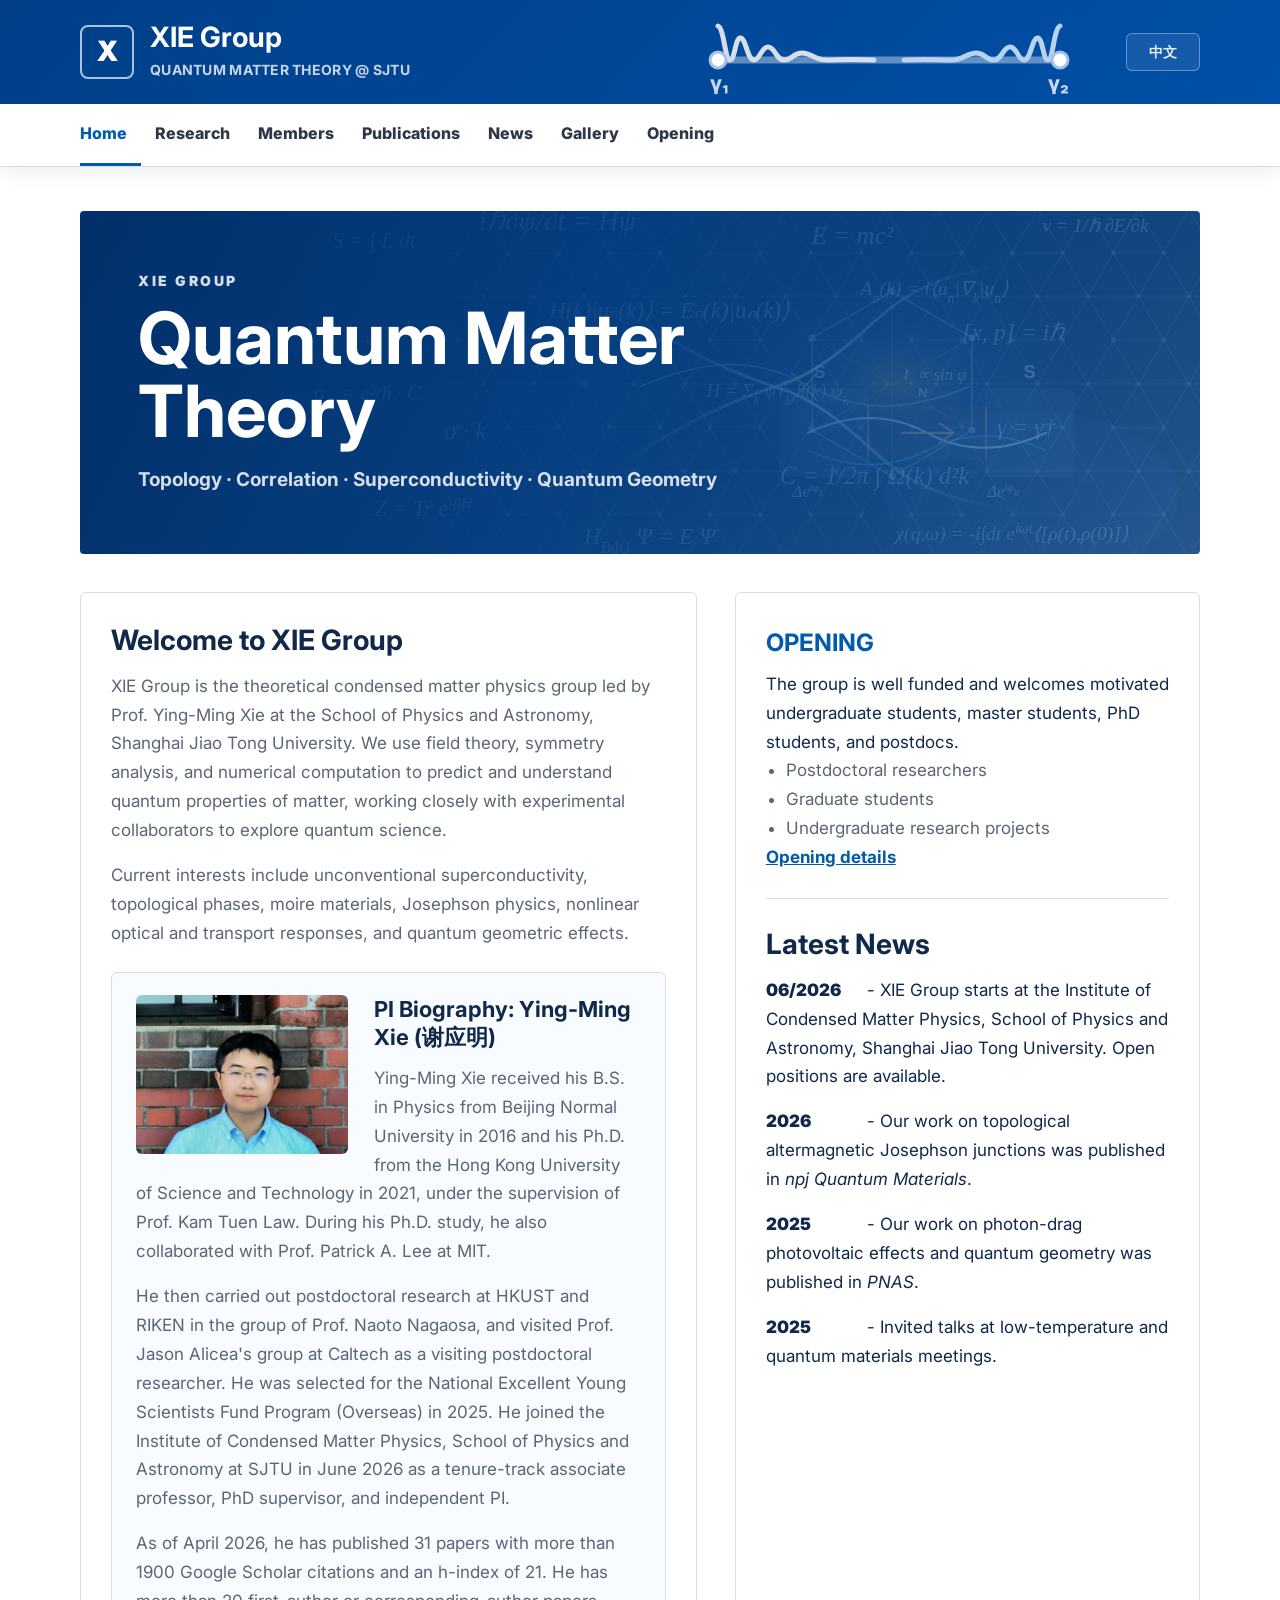
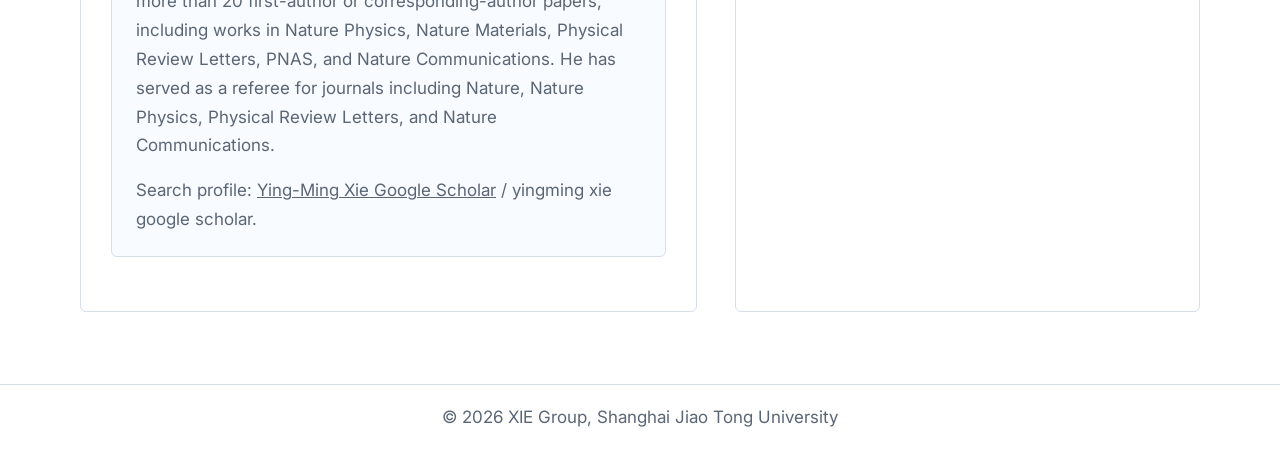
<file: index.html>
<!doctype html>
<html lang="en">
  <head>
    <meta charset="utf-8" />
    <meta name="viewport" content="width=device-width, initial-scale=1" />
    <meta
      name="description"
      content="Ying-Ming Xie (Yingming Xie, Ying Ming Xie, 谢应明) leads XIE Group at Shanghai Jiao Tong University. Find Ying-Ming Xie Google Scholar links, publications, CV, and research in quantum matter theory."
    />
    <meta name="author" content="Ying-Ming Xie, Yingming Xie, Ying Ming Xie, 谢应明" />
    <meta
      name="keywords"
      content="Ying-Ming Xie, Yingming Xie, Ying Ming Xie, yingming xie google scholar, Ying-Ming Xie Google Scholar, 谢应明, XIE Group, Shanghai Jiao Tong University, quantum matter theory, quantum materials theory"
    />
    <title>Ying-Ming Xie 谢应明 | XIE Group | Quantum Matter Theory at SJTU</title>
    <link rel="canonical" href="https://yingmingxie.github.io/" />
    <meta property="og:type" content="website" />
    <meta property="og:url" content="https://yingmingxie.github.io/" />
    <meta property="og:title" content="Ying-Ming Xie 谢应明 | XIE Group | Quantum Matter Theory at SJTU" />
    <meta
      property="og:description"
      content="Ying-Ming Xie leads XIE Group at Shanghai Jiao Tong University. Find Google Scholar links, publications, CV, and research in quantum matter theory."
    />
    <meta property="og:image" content="https://yingmingxie.github.io/assets/yingming-xie.jpg" />
    <meta name="twitter:card" content="summary" />
    <meta name="twitter:title" content="Ying-Ming Xie 谢应明 | XIE Group | Quantum Matter Theory at SJTU" />
    <meta
      name="twitter:description"
      content="Ying-Ming Xie and XIE Group at Shanghai Jiao Tong University: Google Scholar, publications, CV, and quantum matter theory."
    />
    <meta name="twitter:image" content="https://yingmingxie.github.io/assets/yingming-xie.jpg" />
    <script type="application/ld+json">
      {
        "@context": "https://schema.org",
        "@graph": [
          {
            "@type": "Person",
            "@id": "https://yingmingxie.github.io/#ying-ming-xie",
            "name": "Ying-Ming Xie",
            "alternateName": ["Yingming Xie", "Ying Ming Xie", "谢应明", "Y.-M. Xie"],
            "url": "https://yingmingxie.github.io/",
            "image": "https://yingmingxie.github.io/assets/yingming-xie.jpg",
            "jobTitle": "Tenure-track Associate Professor, PhD Supervisor, Independent PI",
            "affiliation": {
              "@type": "CollegeOrUniversity",
              "name": "Shanghai Jiao Tong University",
              "url": "https://www.sjtu.edu.cn/"
            },
            "worksFor": {
              "@type": "ResearchOrganization",
              "@id": "https://yingmingxie.github.io/#xie-lab",
              "name": "XIE Group",
              "url": "https://yingmingxie.github.io/"
            },
            "sameAs": [
              "https://scholar.google.com/citations?user=sTvNNzkAAAAJ",
              "http://arxiv.org/a/xie_y_3",
              "https://sites.google.com/view/yingmingxie/research"
            ],
            "knowsAbout": [
              "Quantum matter theory",
              "Quantum materials theory",
              "Topological superconductivity",
              "Quantum geometry",
              "Strong correlation"
            ]
          },
          {
            "@type": "WebSite",
            "@id": "https://yingmingxie.github.io/#website",
            "url": "https://yingmingxie.github.io/",
            "name": "Ying-Ming Xie 谢应明 | XIE Group",
            "publisher": {
              "@id": "https://yingmingxie.github.io/#ying-ming-xie"
            },
            "inLanguage": ["en", "zh-CN"]
          },
          {
            "@type": "WebPage",
            "@id": "https://yingmingxie.github.io/#webpage",
            "url": "https://yingmingxie.github.io/",
            "name": "Ying-Ming Xie 谢应明 | XIE Group | Quantum Matter Theory at SJTU",
            "isPartOf": {
              "@id": "https://yingmingxie.github.io/#website"
            },
            "about": {
              "@id": "https://yingmingxie.github.io/#ying-ming-xie"
            },
            "mainEntity": {
              "@id": "https://yingmingxie.github.io/#ying-ming-xie"
            },
            "inLanguage": "en"
          }
        ]
      }
    </script>
    <link rel="preconnect" href="https://fonts.googleapis.com" />
    <link rel="preconnect" href="https://fonts.gstatic.com" crossorigin />
    <link
      href="https://fonts.googleapis.com/css2?family=Inter:wght@400;500;600;700;800&display=swap"
      rel="stylesheet"
    />
    <link rel="stylesheet" href="styles.css?v=20260702c" />
    <link rel="me" href="https://scholar.google.com/citations?user=sTvNNzkAAAAJ" />
    <link rel="me" href="http://arxiv.org/a/xie_y_3" />
  </head>
  <body>
    <header class="site-header">
      <div class="header-inner">
        <a class="brand" href="#home" aria-label="XIE Group home" data-page-link="home">
          <span class="brand-seal">X</span>
          <span>
            <strong>XIE Group</strong>
            <small data-i18n="brand.subtitle">Quantum Matter Theory @ SJTU</small>
          </span>
        </a>
        <div class="majorana-sketch" aria-label="Majorana wavefunctions localized at two ends">
          <svg viewBox="0 0 430 100" role="img">
            <path class="wire" d="M44 58 H386" />
            <path class="decay left" d="M44 24 C50 26 51 58 56 58 C61 58 61 37 66 36 C72 35 73 58 80 58 C86 58 87 45 94 45 C101 45 102 58 110 58 C118 58 119 51 128 51 C138 51 140 58 152 58 C166 58 176 57 200 58" />
            <path class="decay right" d="M386 24 C380 26 379 58 374 58 C369 58 369 37 364 36 C358 35 357 58 350 58 C344 58 343 45 336 45 C329 45 328 58 320 58 C312 58 311 51 302 51 C292 51 290 58 278 58 C264 58 254 57 230 58" />
            <circle class="zero-mode" cx="44" cy="58" r="8" />
            <circle class="zero-mode" cx="386" cy="58" r="8" />
            <text x="36" y="88">γ₁</text>
            <text x="374" y="88">γ₂</text>
          </svg>
        </div>
        <button class="menu-toggle" type="button" data-menu-toggle aria-label="Open navigation">
          <span></span>
          <span></span>
        </button>
        <button class="lang-toggle" type="button" data-lang-toggle aria-label="Switch language">中文</button>
      </div>
    </header>

    <div class="nav-bar">
        <nav class="site-nav" data-nav>
          <a href="#home" data-page-link="home" data-i18n="nav.home">Home</a>
          <a href="#research" data-page-link="research" data-i18n="nav.research">Research</a>
          <a href="#members" data-page-link="members" data-i18n="nav.members">Members</a>
          <a href="#publications" data-page-link="publications" data-i18n="nav.publications">Publications</a>
          <a href="#news" data-page-link="news" data-i18n="nav.news">News</a>
          <a href="#gallery" data-page-link="gallery" data-i18n="nav.gallery">Gallery</a>
          <a href="#openings" data-page-link="openings" data-i18n="nav.opening">Opening</a>
        </nav>
    </div>

    <main class="page-shell">
      <section class="page-section is-active" id="home" data-page="home">
        <div class="hero-banner">
          <div class="hero-copy">
            <p data-i18n="hero.kicker">XIE Group</p>
            <h1 data-i18n="hero.title">Quantum Matter Theory</h1>
            <span data-i18n="hero.subtitle">Topology · Correlation · Superconductivity · Quantum Geometry</span>
          </div>
        </div>

        <div class="home-layout">
          <article class="welcome-copy">
            <h2 data-i18n="home.welcomeTitle">Welcome to XIE Group</h2>
            <p data-i18n="home.welcome1">
              We are a theoretical condensed matter physics group at the School
              of Physics and Astronomy, Shanghai Jiao Tong University. Our
              research focuses on emergent quantum phenomena in low-dimensional
              quantum materials.
            </p>
            <p data-i18n="home.welcome2">
              Current interests include unconventional superconductivity,
              topological phases, moire materials, Josephson physics, nonlinear
              optical and transport responses, and quantum geometric effects.
            </p>

            <div class="pi-bio">
              <img src="assets/yingming-xie.jpg" alt="Ying-Ming Xie" />
              <div>
                <h3 data-i18n="home.piBioTitle">PI Biography: Ying-Ming Xie (谢应明)</h3>
                <p data-i18n="home.piBio1">
                  Ying-Ming Xie received his B.S. in Physics from Beijing Normal
                  University in 2016 and his Ph.D. from the Hong Kong University
                  of Science and Technology in 2021, under the supervision of
                  Prof. Kam Tuen Law. During his Ph.D. study, he also collaborated
                  with Prof. Patrick A. Lee at MIT.
                </p>
                <p data-i18n="home.piBio2">
                  He then carried out postdoctoral research at HKUST and RIKEN in
                  the group of Prof. Naoto Nagaosa, and visited Prof. Jason
                  Alicea's group at Caltech as a visiting postdoctoral researcher.
                  He was selected for the National Excellent Young Scientists Fund
                  Program (Overseas) in 2025. He joined the Institute of Condensed
                  Matter Physics, School of Physics and Astronomy at SJTU in June
                  2026 as a tenure-track associate professor, PhD supervisor, and
                  independent PI.
                </p>
                <p data-i18n="home.piBio3">
                  As of April 2026, he has published 31 papers with more than
                  1900 Google Scholar citations and an h-index of 21. He has more
                  than 20 first-author or corresponding-author papers, including
                  works in Nature Physics, Nature Materials, Physical Review
                  Letters, PNAS, and Nature Communications.
                </p>
                <p data-i18n-html="home.scholarSearch">
                  Search profile:
                  <a href="https://scholar.google.com/citations?user=sTvNNzkAAAAJ">Ying-Ming Xie Google Scholar</a>
                  / yingming xie google scholar.
                </p>
              </div>
            </div>

          </article>

          <aside class="news-panel">
            <div class="opening-box">
              <div>
                <h3 data-i18n="opening.shortTitle">Opening</h3>
                <p data-i18n="opening.shortText">We welcome motivated students and postdocs.</p>
                <ul>
                  <li data-i18n="opening.postdoc">Postdoctoral researchers</li>
                  <li data-i18n="opening.grad">Graduate students</li>
                  <li data-i18n="opening.undergrad">Undergraduate research projects</li>
                </ul>
                <a href="#openings" data-page-link="openings" data-i18n="opening.details">Opening details</a>
              </div>
            </div>
            <h2 data-i18n="news.latest">Latest News</h2>
            <div class="news-list compact">
              <p data-i18n-html="news.home1">
                <strong>06/2026</strong> - XIE Group starts at Shanghai Jiao Tong
                University. Open positions are available.
              </p>
              <p data-i18n-html="news.home2">
                <strong>2026</strong> - Our work on topological altermagnetic
                Josephson junctions was published in <em>npj Quantum Materials</em>.
              </p>
              <p data-i18n-html="news.home3">
                <strong>2025</strong> - Our work on photon-drag photovoltaic
                effects and quantum geometry was published in <em>PNAS</em>.
              </p>
              <p data-i18n-html="news.home4">
                <strong>2025</strong> - Invited talks at low-temperature and
                quantum materials meetings.
              </p>
            </div>
          </aside>
        </div>
      </section>

      <section class="page-section" id="research" data-page="research">
        <div class="section-title">
          <h1 data-i18n="research.title">Research</h1>
          <p data-i18n="research.intro">
            We develop theory for symmetry, topology, correlation, and quantum
            geometry in experimentally relevant quantum materials.
          </p>
        </div>
        <ol class="research-directions">
          <li data-i18n-html="research.direction1">
            Low-dimensional correlated quantum systems, including low-dimensional unconventional superconductivity, correlated topology, density waves, and strongly correlated quantum phases.
          </li>
          <li data-i18n-html="research.direction2">
            Quantum computation, including topological superconductivity, Majorana zero modes, non-Abelian quasiparticles, topological quantum computation, and superconducting Josephson junctions.
          </li>
          <li data-i18n-html="research.direction3">
            Transport and control theory of quantum materials, including quantum transport, nonlinear optical responses, and quantum geometric effects.
          </li>
        </ol>
        <div class="research-interest-figures" aria-label="Research interest figures">
          <figure>
            <img src="assets/research-overlap-venn.png" alt="Correlation, topology and geometry, and superconductors overlap diagram" />
          </figure>
          <figure>
            <img src="assets/home-figure-jj.png" alt="Josephson junction research schematic" />
          </figure>
        </div>
        <div class="featured-research">
          <div class="featured-heading">
            <h2 data-i18n="research.featuredTitle">Research Highlights</h2>
            <a href="https://sites.google.com/view/yingmingxie/research" target="_blank" rel="noopener" data-i18n="research.originalPage">Original research page</a>
          </div>
          <article class="feature-row">
            <a class="feature-art geometry-art" href="https://www.pnas.org/doi/10.1073/pnas.2424294122" target="_blank" rel="noopener" aria-label="Open PNAS photon-drag paper">
              <img src="assets/research-photon-drag-figure.png" alt="Photon-drag photovoltaic effect schematic with band geometry and optical setup" />
            </a>
            <div>
              <h3 data-i18n="research.f1.title">Photon Drag Photovoltaic Effect from Quantum Geometry</h3>
              <p data-i18n="research.f1.text">
                We showed how photon momentum and quantum geometry can generate
                photovoltaic responses even in centrosymmetric systems, providing
                a route to probe wavefunction geometry through optical transport.
              </p>
              <a href="https://www.pnas.org/doi/10.1073/pnas.2424294122" data-i18n="research.f1.ref">PNAS 122, e2424294122 (2025)</a>
            </div>
          </article>
          <article class="feature-row reverse">
            <a class="feature-art fflo-art" href="https://journals.aps.org/prl/abstract/10.1103/PhysRevLett.131.016001" target="_blank" rel="noopener" aria-label="Open PRL orbital FFLO paper">
              <img src="assets/research-moire-ising-fflo.png" alt="Moiré Ising superconductor band splitting and orbital FFLO schematic" />
            </a>
            <div>
              <h3 data-i18n="research.f2.title">Orbital FFLO Pairing in Moiré Ising Superconductors</h3>
              <p data-i18n="research.f2.text">
                We proposed an orbital mechanism for finite-momentum pairing in
                moiré Ising superconductors, connecting orbital magnetic effects
                to FFLO physics and superconducting diode behavior.
              </p>
              <a href="https://journals.aps.org/prl/abstract/10.1103/PhysRevLett.131.016001" data-i18n="research.f2.ref">Phys. Rev. Lett. 131, 016001 (2023)</a>
            </div>
          </article>
          <article class="feature-row">
            <a class="feature-art kramers-art" href="https://www.nature.com/articles/s41467-021-22903-9" target="_blank" rel="noopener" aria-label="Open Nature Communications Kramers nodal line paper">
              <img src="assets/research-kramers-nodal-line.png" alt="Kramers nodal line metal band gap map" />
            </a>
            <div>
              <h3 data-i18n="research.f3.title">Kramers Nodal Line Metals</h3>
              <p data-i18n="research.f3.text">
                We identified Kramers nodal line metals protected by spin-orbit
                coupling and crystalline symmetries, revealing a route to robust
                band topology in quantum materials.
              </p>
              <a href="https://www.nature.com/articles/s41467-021-22903-9" data-i18n="research.f3.ref">Nat. Commun. 12, 3064 (2021)</a>
            </div>
          </article>
          <article class="feature-row reverse">
            <a class="feature-art supersolid-art" href="https://journals.aps.org/prresearch/abstract/10.1103/h3l5-njrd" target="_blank" rel="noopener" aria-label="Open Physical Review Research quasi-one-dimensional supersolid paper">
              <img src="assets/research-supersolid-figure.png" alt="Quasi-one-dimensional supersolid with CDW and superconducting couplings schematic" />
            </a>
            <div>
              <h3 data-i18n="research.f4.title">Quasi-1D Supersolids and Strong Correlations</h3>
              <p data-i18n="research.f4.text">
                We study how superconducting and charge-density-wave orders
                coexist in coupled Luther-Emery liquids, providing a theoretical
                route toward quasi-one-dimensional supersolids.
              </p>
              <a href="https://journals.aps.org/prresearch/abstract/10.1103/h3l5-njrd" data-i18n="research.f4.ref">Phys. Rev. Research 7, 023302 (2025)</a>
            </div>
          </article>
          <article class="feature-row">
            <a class="feature-art cdw-art" href="https://journals.aps.org/prl/abstract/10.1103/PhysRevLett.133.096702" target="_blank" rel="noopener" aria-label="Open density wave dynamics and geometric effects papers">
              <img src="assets/research-density-wave-effects.png" alt="Dynamical and geometric effects in density wave materials schematic" />
            </a>
            <div>
              <h3 data-i18n="research.f5.title">Dynamical and Geometric Effects in Density Wave Materials</h3>
              <p data-i18n="research.f5.text">
                We study dynamics and geometric effects in materials with charge
                or spin density-wave orders, including current-driven skyrmion and
                helix motion, nonreciprocal nonlinear responses in moving charge
                density waves, and geometric effects in triple-Q density waves.
              </p>
              <p class="feature-refs" data-i18n-html="research.f5.ref">
                <a href="https://journals.aps.org/prl/abstract/10.1103/PhysRevLett.133.096702" target="_blank" rel="noopener">Phys. Rev. Lett. 133, 096702 (2024)</a>;
                <a href="https://www.nature.com/articles/s41535-024-00695-7" target="_blank" rel="noopener">npj Quantum Materials 9, 82 (2024)</a>;
                <a href="https://journals.aps.org/prb/abstract/10.1103/PhysRevB.110.L241108" target="_blank" rel="noopener">Phys. Rev. B 110, L241108 (2024)</a>
              </p>
            </div>
          </article>
          <article class="feature-row reverse">
            <a class="feature-art tbg-art" href="https://www.nature.com/articles/s41467-023-38005-7" target="_blank" rel="noopener" aria-label="Open superconducting TBG Josephson junction papers">
              <img src="assets/research-tbg-valley-josephson.png" alt="Valley-polarized state mediated Josephson junction in superconducting TBG" />
            </a>
            <div>
              <h3 data-i18n="research.f6.title">Valley-Polarized State Mediated Unconventional Josephson Junctions in Superconducting TBG</h3>
              <p data-i18n="research.f6.text">
                We helped explain unconventional Fraunhofer patterns in magic-angle
                twisted bilayer graphene Josephson junctions, and showed that a
                valley-polarized state can mediate electrically controlled phi-zero
                Josephson junctions and Josephson diode effects.
              </p>
              <p class="feature-refs" data-i18n-html="research.f6.ref">
                <a href="https://www.nature.com/articles/s41467-023-38005-7" target="_blank" rel="noopener">Nat. Commun. 14, 2396 (2023)</a>;
                <a href="https://journals.aps.org/prresearch/abstract/10.1103/PhysRevResearch.5.023029" target="_blank" rel="noopener">Phys. Rev. Research 5, 023029 (2023)</a>;
                <a href="https://journals.aps.org/prl/abstract/10.1103/PhysRevLett.130.266003" target="_blank" rel="noopener">Phys. Rev. Lett. 130, 266003 (2023)</a>
              </p>
            </div>
          </article>
          <article class="feature-row">
            <a class="feature-art blg-art" href="https://journals.aps.org/prl/abstract/10.1103/PhysRevLett.131.146601" target="_blank" rel="noopener" aria-label="Open PRL gate-defined topological Josephson junction paper">
              <div class="feature-insets">
                <img src="assets/research-blg-jj-device.png" alt="Gate-defined topological Josephson junction device schematic" />
                <img src="assets/research-blg-jj-kekule.png" alt="Kekulé peaks for gate-defined topological Josephson junction" />
              </div>
            </a>
            <div>
              <h3 data-i18n="research.f7.title">Gate-Defined Topological Josephson Junctions</h3>
              <p data-i18n="research.f7.text">
                We proposed electrically defined topological Josephson junctions
                in Bernal bilayer graphene, providing a route to engineer
                topological superconductivity and Majorana modes in a tunable
                two-dimensional material platform.
              </p>
              <a href="https://journals.aps.org/prl/abstract/10.1103/PhysRevLett.131.146601" data-i18n="research.f7.ref">Phys. Rev. Lett. 131, 146601 (2023)</a>
            </div>
          </article>
          <article class="feature-row reverse">
            <a class="feature-art sopc-art" href="https://journals.aps.org/prl/abstract/10.1103/PhysRevLett.125.107001" target="_blank" rel="noopener" aria-label="Open PRL spin-orbit-parity coupled superconductivity paper">
              <img src="assets/research-sopc-figure.png" alt="Spin-orbit-parity coupled superconductivity band structure and critical field figure" />
            </a>
            <div>
              <h3 data-i18n="research.f8.title">Spin-Orbit-Parity Coupled Superconductivity</h3>
              <p data-i18n="research.f8.text">
                We introduced spin-orbit-parity coupled superconductivity in
                topological monolayer WTe2, showing how crystalline symmetry,
                spin-orbit coupling, and pairing structure can produce
                unconventional superconducting phases.
              </p>
              <a href="https://journals.aps.org/prl/abstract/10.1103/PhysRevLett.125.107001" data-i18n="research.f8.ref">Phys. Rev. Lett. 125, 107001 (2020)</a>
            </div>
          </article>
        </div>
      </section>

      <section class="page-section" id="members" data-page="members">
        <div class="section-title">
          <h1 data-i18n="members.title">Members</h1>
        </div>
        <article class="member-card">
          <img src="assets/yingming-xie.jpg" alt="Ying-Ming Xie" />
          <div class="member-info">
            <h2 data-i18n="members.name">Ying-Ming Xie (谢应明)</h2>
            <p data-i18n="members.rank">Tenure-track Associate Professor; PhD Supervisor; Independent PI</p>
            <p data-i18n="members.pi">Principal Investigator</p>
            <p data-i18n-html="members.email">Email: <a href="mailto:yingming.xie@sjtu.edu.cn">yingming.xie@sjtu.edu.cn</a></p>
            <p data-i18n="members.office">Office: Science Laboratory Building Complex No. 1, Room 213</p>
            <p class="profile-links">
              <a href="https://scholar.google.com/citations?user=sTvNNzkAAAAJ">Ying-Ming Xie Google Scholar</a>
              <a href="http://arxiv.org/a/xie_y_3">arXiv</a>
              <a href="assets/CV_English.pdf?v=20260709a">CV</a>
            </p>
          </div>
        </article>
        <div class="text-grid two">
          <article>
            <h2 data-i18n="members.studentsTitle">Students and Postdocs</h2>
            <p data-i18n="members.studentsText">Names will be added as the group grows.</p>
          </article>
          <article>
            <h2 data-i18n="members.visitorsTitle">Visitors and Alumni</h2>
            <p data-i18n="members.visitorsText">This section will track visitors, collaborators, and former members.</p>
          </article>
        </div>
      </section>

      <section class="page-section" id="publications" data-page="publications">
        <div class="section-title">
          <h1 data-i18n="publications.title">Publications</h1>
          <p data-i18n="publications.intro">Selected representative publications. For the full list, see Google Scholar and arXiv.</p>
        </div>
        <ol class="publication-list">
          <li>
            <strong>Ying-Ming Xie</strong> and Naoto Nagaosa,
            Photon Drag Photovoltaic Effects and Quantum Geometric Nature,
            <a href="https://www.pnas.org/doi/10.1073/pnas.2424294122" target="_blank" rel="noopener"><strong><em>PNAS</em></strong> <strong>122</strong>, e2424294122 (2025)</a>.
          </li>
          <li>
            <strong>Ying-Ming Xie</strong>, Yizhou Liu, and Naoto Nagaosa,
            Sliding Dynamics of Current-Driven Skyrmion Crystal and Helix in Chiral Magnets,
            <a href="https://journals.aps.org/prl/abstract/10.1103/PhysRevLett.133.096702" target="_blank" rel="noopener"><strong><em>Phys. Rev. Lett.</em></strong> <strong>133</strong>, 096702 (2024)</a>.
          </li>
          <li>
            Zi-Ting Sun, Jin-Xin Hu, <strong>Ying-Ming Xie</strong><sup>#</sup>, and K. T. Law<sup>#</sup>,
            Anomalous h/2e Periodicity and Majorana Zero Modes in Chiral Josephson Junctions,
            <a href="https://journals.aps.org/prl/abstract/10.1103/PhysRevLett.133.056601" target="_blank" rel="noopener"><strong><em>Phys. Rev. Lett.</em></strong> <strong>133</strong>, 056601 (2024)</a>.
            <span class="contribution-note"><sup>#</sup> corresponding author.</span>
          </li>
          <li>
            J. Diez-Merida, A. Diez-Carlon, S. Y. Yang, <strong>Y.-M. Xie</strong>, X.-J. Gao, K. Watanabe, T. Taniguchi, X. Lu, K. T. Law, and Dmitri K. Efetov,
            Magnetic Josephson Junctions and Superconducting Diodes in Magic Angle Twisted Bilayer Graphene,
            <a href="https://www.nature.com/articles/s41467-023-38005-7" target="_blank" rel="noopener"><strong><em>Nat. Commun.</em></strong> <strong>14</strong>, 2396 (2023)</a>.
            <span class="contribution-note">theoretical explanation/collaboration.</span>
          </li>
          <li>
            Enze Zhang*, <strong>Ying-Ming Xie*</strong>, Yuqiang Fang*, Jinglei Zhang*, Xian Xu, Yi-Chao Zou, Pengliang Leng, Xue-Jian Gao, Yong Zhang, Linfeng Ai, Yuda Zhang, Zehao Jia, Shanshan Liu, Wei Zhao, Sarah J. Haigh, Xufeng Kou, Jinshan Yang, Fuqiang Huang, K. T. Law, Faxian Xiu, and Shaoming Dong,
            Spin-Orbit-Parity Coupled Superconductivity in Atomically thin 2M-WS2,
            <a href="https://www.nature.com/articles/s41567-022-01812-8" target="_blank" rel="noopener"><strong><em>Nat. Phys.</em></strong> <strong>19</strong>, 106-113 (2023)</a>.
            <span class="contribution-note">* co-first author.</span>
          </li>
          <li>
            <strong>Ying-Ming Xie</strong>, Étienne Lantagne-Hurtubise, Andrea F. Young, Stevan Nadj-Perge, and Jason Alicea,
            Gate-Defined Topological Josephson Junctions in Bernal Bilayer Graphene,
            <a href="https://journals.aps.org/prl/abstract/10.1103/PhysRevLett.131.146601" target="_blank" rel="noopener"><strong><em>Phys. Rev. Lett.</em></strong> <strong>131</strong>, 146601 (2023)</a>.
          </li>
          <li>
            <strong>Ying-Ming Xie</strong> and K. T. Law,
            Orbital Fulde-Ferrell pairing state in moire Ising superconductors,
            <a href="https://journals.aps.org/prl/abstract/10.1103/PhysRevLett.131.016001" target="_blank" rel="noopener"><strong><em>Phys. Rev. Lett.</em></strong> <strong>131</strong>, 016001 (2023)</a>.
          </li>
          <li>
            Jin-Xin Hu, Zi-Ting Sun, <strong>Ying-Ming Xie</strong><sup>#</sup>, and K. T. Law<sup>#</sup>,
            Josephson Diode Effect Induced by Valley Polarization in Twisted Bilayer Graphene,
            <a href="https://journals.aps.org/prl/abstract/10.1103/PhysRevLett.130.266003" target="_blank" rel="noopener"><strong><em>Phys. Rev. Lett.</em></strong> <strong>130</strong>, 266003 (2023)</a>.
            <span class="contribution-note"><sup>#</sup> corresponding author.</span>
          </li>
          <li>
            <strong>Ying-Ming Xie</strong>, Cheng-Ping Zhang, Jin-Xin Hu, Kin Fai Mak, and K. T. Law,
            Valley-Polarized Quantum Anomalous Hall State in Moiré MoTe2/WSe2 Heterobilayers,
            <a href="https://journals.aps.org/prl/abstract/10.1103/PhysRevLett.128.026402" target="_blank" rel="noopener"><strong><em>Phys. Rev. Lett.</em></strong> <strong>128</strong>, 026402 (2022)</a>.
          </li>
          <li>
            <strong>Ying-Ming Xie</strong>, Xue-Jian Gao, Xiao Yan Xu, Cheng-Ping Zhang, Jin-Xin Hu, and K. T. Law,
            Kramers nodal line metals,
            <a href="https://www.nature.com/articles/s41467-021-22903-9" target="_blank" rel="noopener"><strong><em>Nat. Commun.</em></strong> <strong>12</strong>, 3064 (2021)</a>.
          </li>
          <li>
            Yong-Bin Choi*, <strong>Ying-Ming Xie*</strong>, Chui-Zhen Chen, Jinho Park, Su-Beom Song, Jiho Yoon, Bum Joon Kim, Takashi Taniguchi, Kenji Watanabe, Jonghwan Kim, Kin Chung Fong, Mazhar N. Ali, K. T. Law, and Gil-Ho Lee,
            Evidence of higher-order topology in multilayer WTe2 from Josephson coupling through anisotropic hinge states,
            <a href="https://www.nature.com/articles/s41563-020-0721-9" target="_blank" rel="noopener"><strong><em>Nat. Mater.</em></strong> <strong>19</strong>, 974-979 (2020)</a>.
            <span class="contribution-note">* co-first author.</span>
          </li>
          <li>
            <strong>Ying-Ming Xie</strong>, Benjamin T. Zhou, and K. T. Law,
            Spin-orbit-parity coupled superconductivity in topological monolayer WTe2,
            <a href="https://journals.aps.org/prl/abstract/10.1103/PhysRevLett.125.107001" target="_blank" rel="noopener"><strong><em>Phys. Rev. Lett.</em></strong> <strong>125</strong>, 107001 (2020)</a>.
          </li>
        </ol>
        <p class="link-row">
          <a href="https://scholar.google.com/citations?user=sTvNNzkAAAAJ">Ying-Ming Xie Google Scholar</a>
          <span>/</span>
          <a href="http://arxiv.org/a/xie_y_3">arXiv</a>
          <span>/</span>
          <a href="assets/CV_English.pdf?v=20260709a">CV</a>
        </p>
      </section>

      <section class="page-section" id="news" data-page="news">
        <div class="section-title">
          <h1 data-i18n="news.title">News</h1>
        </div>
        <div class="news-list">
          <p data-i18n-html="news.list1">
            <strong>06/2026</strong> - XIE Group starts at Shanghai Jiao Tong
            University.
          </p>
          <p data-i18n-html="news.list2">
            <strong>2026</strong> - Topological altermagnetic Josephson junctions
            published in <em>npj Quantum Materials</em>.
          </p>
          <p data-i18n-html="news.list3">
            <strong>2025</strong> - Photon-drag photovoltaic effects and quantum
            geometry published in <em>PNAS</em>.
          </p>
          <p data-i18n-html="news.list4">
            <strong>2025</strong> - Invited talk on photodrag photovoltaic effect
            and quantum geometry at the low temperature conference.
          </p>
        </div>
      </section>

      <section class="page-section" id="gallery" data-page="gallery">
        <div class="section-title">
          <h1 data-i18n="gallery.title">Gallery</h1>
          <p data-i18n="gallery.intro">
            Selected moments from group life, seminars, conferences, and everyday
            research at XIE Group.
          </p>
        </div>
        <div class="gallery-grid">
          <figure class="gallery-card">
            <div class="gallery-placeholder gallery-sjtu">
              <span data-i18n="gallery.placeholder1">XIE Group @ SJTU</span>
            </div>
            <figcaption data-i18n="gallery.caption1">Group photos and campus moments</figcaption>
          </figure>
          <figure class="gallery-card">
            <div class="gallery-placeholder gallery-talk">
              <span data-i18n="gallery.placeholder2">Seminars & Talks</span>
            </div>
            <figcaption data-i18n="gallery.caption2">Academic visits, invited talks, and workshops</figcaption>
          </figure>
          <figure class="gallery-card">
            <div class="gallery-placeholder gallery-life">
              <span data-i18n="gallery.placeholder3">Group Life</span>
            </div>
            <figcaption data-i18n="gallery.caption3">Team activities, meals, and informal moments</figcaption>
          </figure>
        </div>
      </section>

      <section class="page-section" id="openings" data-page="openings">
        <div class="section-title">
          <h1 data-i18n="opening.title">Opening</h1>
          <p data-i18n="opening.intro">
            The group has strong funding support and welcomes motivated undergraduate
            students, graduate students, and postdocs interested in quantum condensed
            matter theory and computation.
          </p>
        </div>
        <div class="text-grid opening-apply-grid">
          <article>
            <h2 data-i18n="opening.gradTitle">Graduate Student Recruitment</h2>
            <p data-i18n="opening.gradText">
              The group plans to recruit 1-2 PhD or master students each year.
              Interested students are welcome to contact Prof. Xie by email for
              further discussion.
            </p>
          </article>
          <article>
            <h2 data-i18n="opening.benefitsTitle">Postdoctoral Benefits</h2>
            <ul>
              <li data-i18n="opening.benefit1">Excellent research conditions with sufficient and stable funding support.</li>
              <li data-i18n="opening.benefit2">Annual salary of RMB 300,000-400,000 before tax, with competitive performance-based supplements. Postdocs supported by national, Shanghai, or SJTU postdoctoral programs may receive additional benefits on top of the base package.</li>
              <li data-i18n="opening.benefit3">During the appointment, SJTU provides postdoctoral apartments or housing subsidies, and benefits including children's schooling support, medical care, social insurance, and Shanghai hukou support for the postdoc and family according to university and municipal policies.</li>
            </ul>
          </article>
          <article>
            <h2 data-i18n="opening.applyTitle">How to Apply</h2>
            <p data-i18n="opening.applyText">
              Please send a CV.
            </p>
            <p><a class="accent-link" href="mailto:yingming.xie@sjtu.edu.cn">yingming.xie@sjtu.edu.cn</a></p>
            <p class="contact-note" data-i18n="opening.address">Office: Science Laboratory Building Complex No. 1, Room 213, Minhang Campus, Shanghai Jiao Tong University.</p>
          </article>
        </div>
      </section>

    </main>

    <footer class="site-footer">
      <p data-i18n-html="footer.copy">© <span data-year></span> XIE Group, Shanghai Jiao Tong University</p>
    </footer>

    <script src="script.js?v=20260709d"></script>
  </body>
</html>
</file>
<file: styles.css>
:root {
  --ink: #10284a;
  --muted: #5b6675;
  --line: #d6deea;
  --paper: #ffffff;
  --soft: #f4f7fb;
  --navy: #003f88;
  --navy-2: #0050a8;
  --accent: #005bac;
  --max: 1120px;
}

* {
  box-sizing: border-box;
}

html,
body {
  margin: 0;
}

body {
  min-height: 100vh;
  color: var(--ink);
  background: var(--soft);
  font-family: Inter, Arial, Helvetica, sans-serif;
  font-size: 17px;
  line-height: 1.7;
}

a {
  color: inherit;
}

img {
  display: block;
  max-width: 100%;
}

.site-header {
  background: linear-gradient(135deg, var(--navy), var(--navy-2));
}

.header-inner {
  display: flex;
  align-items: center;
  justify-content: space-between;
  width: min(var(--max), calc(100% - 48px));
  min-height: 104px;
  margin: 0 auto;
}

.brand {
  display: flex;
  align-items: center;
  gap: 16px;
  color: #fff;
  text-decoration: none;
}

.brand-seal {
  display: grid;
  place-items: center;
  width: 54px;
  height: 54px;
  color: #fff;
  border: 2px solid rgba(255, 255, 255, 0.68);
  border-radius: 8px;
  font-size: 28px;
  font-weight: 900;
}

.brand strong,
.brand small {
  display: block;
}

.brand strong {
  font-size: 28px;
  line-height: 1;
}

.brand small {
  margin-top: 7px;
  color: rgba(255, 255, 255, 0.78);
  font-size: 14px;
  font-weight: 700;
  letter-spacing: 0.02em;
  text-transform: uppercase;
}

.majorana-sketch {
  flex: 1;
  display: flex;
  justify-content: flex-end;
  min-width: 260px;
  margin-left: 36px;
  color: rgba(255, 255, 255, 0.82);
}

.majorana-sketch svg {
  width: min(430px, 38vw);
  height: auto;
  overflow: visible;
}

.majorana-sketch .wire {
  fill: none;
  stroke: rgba(255, 255, 255, 0.38);
  stroke-width: 7;
  stroke-linecap: round;
}

.majorana-sketch .decay {
  fill: none;
  stroke: #d7dee9;
  stroke-width: 5;
  stroke-linecap: round;
  stroke-linejoin: round;
}

.majorana-sketch .left {
  stroke: #d7dee9;
}

.majorana-sketch .right {
  stroke: #b7d1ee;
}

.majorana-sketch .zero-mode {
  fill: #ffffff;
  stroke: #9fc3e8;
  stroke-width: 3;
}

.majorana-sketch text {
  fill: rgba(255, 255, 255, 0.78);
  font-size: 20px;
  font-weight: 800;
}

.nav-bar {
  position: sticky;
  top: 0;
  z-index: 10;
  background: rgba(255, 255, 255, 0.98);
  border-bottom: 1px solid var(--line);
  box-shadow: 0 6px 18px rgba(23, 32, 51, 0.07);
}

.site-nav {
  display: flex;
  align-items: center;
  flex-wrap: wrap;
  width: min(var(--max), calc(100% - 48px));
  min-height: 62px;
  margin: 0 auto;
}

.site-nav a {
  display: flex;
  align-items: center;
  min-height: 62px;
  padding: 0 14px;
  color: #2d3748;
  border-bottom: 3px solid transparent;
  font-size: 16px;
  font-weight: 800;
  text-decoration: none;
}

.site-nav a:first-child {
  padding-left: 0;
}

.site-nav a:hover,
.site-nav a.is-active {
  color: var(--accent);
  border-bottom-color: var(--accent);
}

.menu-toggle {
  display: none;
  width: 42px;
  height: 42px;
  padding: 0;
  background: transparent;
  border: 1px solid rgba(255, 255, 255, 0.42);
  border-radius: 6px;
}

.menu-toggle span {
  display: block;
  width: 20px;
  height: 2px;
  margin: 6px auto;
  background: #fff;
}

.lang-toggle {
  min-width: 74px;
  height: 38px;
  margin-left: 22px;
  color: rgba(255, 255, 255, 0.9);
  background: rgba(255, 255, 255, 0.08);
  border: 1px solid rgba(255, 255, 255, 0.34);
  border-radius: 6px;
  font: inherit;
  font-size: 14px;
  font-weight: 800;
  cursor: pointer;
}

.lang-toggle:hover {
  background: rgba(255, 255, 255, 0.16);
}

.page-shell {
  width: min(1280px, 100%);
  min-height: calc(100vh - 220px);
  margin: 0 auto;
  background: var(--paper);
}

.page-section {
  display: none;
  padding: 44px clamp(24px, 5vw, 72px) 72px;
}

.page-section.is-active {
  display: block;
}

.hero-banner {
  display: grid;
  align-items: end;
  min-height: 330px;
  max-width: var(--max);
  margin: 0 auto;
  padding: clamp(32px, 5vw, 58px);
  color: #fff;
  background:
    linear-gradient(110deg, rgba(0, 48, 108, 0.96) 0%, rgba(0, 63, 136, 0.84) 44%, rgba(0, 80, 168, 0.5) 100%),
    url("assets/hero-kagome-background.svg");
  background-position: center;
  background-size: cover;
  border-radius: 4px;
  overflow: hidden;
}

.hero-copy {
  position: relative;
  z-index: 2;
}

.hero-banner p,
.hero-banner h1,
.hero-banner span {
  display: block;
  margin: 0;
}

.hero-banner p {
  color: #d7dee9;
  font-size: 14px;
  font-weight: 900;
  letter-spacing: 0.18em;
  text-transform: uppercase;
}

.hero-banner h1 {
  max-width: 780px;
  margin-top: 8px;
  font-size: clamp(42px, 6vw, 72px);
  line-height: 1.02;
}

.hero-banner span {
  max-width: 740px;
  margin-top: 16px;
  color: rgba(255, 255, 255, 0.84);
  font-size: 19px;
  font-weight: 700;
}

.home-layout {
  display: grid;
  grid-template-columns: minmax(0, 1.14fr) minmax(300px, 0.86fr);
  gap: 38px;
  max-width: var(--max);
  margin: 38px auto 0;
}

.welcome-copy,
.news-panel,
.text-grid article,
.member-card,
.publication-list,
.news-list {
  background: #fff;
  border: 1px solid var(--line);
  border-radius: 6px;
}

.welcome-copy,
.news-panel {
  padding: 30px;
}

.welcome-copy h2,
.news-panel h2,
.section-title h1,
.text-grid h2,
.member-card h2 {
  margin: 0 0 14px;
  color: var(--ink);
  font-size: 28px;
  line-height: 1.24;
}

.welcome-copy p,
.news-panel p,
.section-title p,
.text-grid p,
.member-card p,
.publication-list li,
.news-list p {
  margin: 0 0 16px;
}

.welcome-copy > p,
.section-title p,
.text-grid p {
  color: var(--muted);
}

.pi-bio {
  display: block;
  margin: 24px 0;
  padding: 22px 24px;
  border: 1px solid var(--line);
  border-radius: 6px;
  background: #f8fbff;
}

.pi-bio::after {
  content: "";
  display: block;
  clear: both;
}

.pi-bio img {
  float: left;
  width: min(42%, 230px);
  margin: 0 26px 16px 0;
  aspect-ratio: 4 / 3;
  object-fit: cover;
  object-position: center top;
  border-radius: 6px;
}

.pi-bio h3 {
  margin: 0 0 12px;
  color: var(--ink);
  font-size: 22px;
  line-height: 1.3;
}

.pi-bio p {
  color: var(--muted);
}

.pi-bio p:last-child {
  margin-bottom: 0;
}

.opening-box {
  display: grid;
  grid-template-columns: 112px minmax(0, 1fr);
  gap: 22px;
  align-items: center;
  margin-top: 34px;
  padding-top: 26px;
  border-top: 1px solid var(--line);
}

.news-panel .opening-box {
  display: block;
  margin: 0 0 28px;
  padding: 0 0 26px;
  border-top: 0;
  border-bottom: 1px solid var(--line);
}

.opening-box img {
  width: 112px;
  height: 112px;
  object-fit: cover;
  object-position: center top;
  border-radius: 6px;
}

.opening-box h3 {
  margin: 0 0 6px;
  color: var(--accent);
  font-size: 24px;
  text-transform: uppercase;
}

.opening-box p,
.opening-box ul {
  margin: 0;
}

.opening-box ul {
  padding-left: 20px;
  color: var(--muted);
}

.opening-box a,
.accent-link,
.link-row a,
.member-card a {
  color: var(--accent);
  font-weight: 700;
}

.news-list.compact {
  padding: 0;
  border: 0;
}

.news-list strong {
  display: inline-block;
  min-width: 96px;
  color: var(--ink);
  font-weight: 900;
}

.section-title {
  max-width: var(--max);
  margin: 0 auto 28px;
  padding-bottom: 18px;
  border-bottom: 1px solid var(--line);
}

.section-title h1 {
  color: var(--navy);
  font-size: clamp(36px, 5vw, 58px);
}

.section-title p {
  max-width: 760px;
  font-size: 19px;
}

.research-directions {
  max-width: var(--max);
  margin: -6px auto 28px;
  padding: 0 0 0 28px;
  color: var(--muted);
  font-size: 18px;
  line-height: 1.75;
}

.research-directions li {
  margin-bottom: 10px;
  padding-left: 4px;
}

.research-directions strong {
  color: var(--navy);
  font-weight: 850;
}

.research-interest-figures {
  display: grid;
  grid-template-columns: repeat(2, minmax(0, 1fr));
  gap: 22px;
  max-width: var(--max);
  margin: -6px auto 36px;
}

.research-interest-figures figure {
  margin: 0;
  padding: 14px;
  background: #fff;
  border: 1px solid var(--line);
  border-radius: 6px;
  box-shadow: 0 14px 34px rgba(15, 37, 68, 0.08);
}

.research-interest-figures img {
  display: block;
  width: 100%;
  height: 360px;
  object-fit: contain;
}

.text-grid {
  display: grid;
  grid-template-columns: repeat(2, minmax(0, 1fr));
  gap: 18px;
  max-width: var(--max);
  margin: 0 auto;
}

.text-grid.two {
  grid-template-columns: repeat(2, minmax(0, 1fr));
}

.opening-apply-grid {
  grid-template-columns: minmax(0, 1.28fr) minmax(280px, 0.72fr);
  align-items: start;
}

.opening-apply-grid article:first-child {
  grid-column: 1 / -1;
}

.text-grid article {
  padding: 26px;
}

.text-grid article::before {
  content: "";
  display: block;
  width: 42px;
  height: 3px;
  margin-bottom: 18px;
  background: var(--accent);
}

.text-grid ul {
  margin: 0;
  padding-left: 22px;
  color: var(--muted);
}

.gallery-grid {
  display: grid;
  grid-template-columns: repeat(3, minmax(0, 1fr));
  gap: 20px;
  max-width: var(--max);
  margin: 0 auto;
}

.gallery-card {
  margin: 0;
  background: #fff;
  border: 1px solid var(--line);
  border-radius: 6px;
  overflow: hidden;
  box-shadow: 0 14px 34px rgba(15, 37, 68, 0.08);
}

.gallery-placeholder {
  display: grid;
  place-items: center;
  min-height: 230px;
  padding: 24px;
  color: #fff;
  text-align: center;
  font-size: 24px;
  font-weight: 900;
  letter-spacing: 0.02em;
}

.gallery-sjtu {
  background:
    linear-gradient(135deg, rgba(0, 48, 108, 0.9), rgba(0, 82, 155, 0.74)),
    url("assets/hero-kagome-background.svg");
  background-position: center;
  background-size: cover;
}

.gallery-talk {
  background: linear-gradient(135deg, #0f2f5f, #58739a);
}

.gallery-life {
  background: linear-gradient(135deg, #00529b, #d8971b);
}

.gallery-card figcaption {
  min-height: 72px;
  padding: 16px 18px;
  color: var(--muted);
  font-weight: 750;
  line-height: 1.45;
}

.featured-research {
  display: grid;
  gap: 18px;
  max-width: var(--max);
  margin: 0 auto 34px;
}

.featured-heading {
  display: flex;
  align-items: baseline;
  justify-content: space-between;
  gap: 18px;
}

.featured-heading h2 {
  margin: 0;
  color: var(--navy);
  font-size: 28px;
}

.featured-heading a {
  color: var(--accent);
  font-size: 15px;
  font-weight: 800;
  text-underline-offset: 3px;
}

.feature-row {
  display: grid;
  grid-template-columns: minmax(260px, 0.82fr) minmax(0, 1.18fr);
  gap: 28px;
  align-items: center;
  padding: 24px;
  background: #fff;
  border: 1px solid var(--line);
  border-radius: 6px;
}

.feature-row.reverse {
  grid-template-columns: minmax(0, 1.18fr) minmax(260px, 0.82fr);
}

.feature-row.reverse .feature-art {
  order: 2;
}

.feature-row h3 {
  margin: 0 0 10px;
  color: var(--ink);
  font-size: 24px;
  line-height: 1.25;
}

.feature-row p {
  margin: 0 0 14px;
  color: var(--muted);
}

.feature-row .feature-refs {
  margin-bottom: 0;
  line-height: 1.75;
}

.feature-row a {
  color: var(--accent);
  font-weight: 800;
  text-underline-offset: 3px;
}

.contribution-note {
  display: inline-block;
  margin-left: 6px;
  color: var(--muted);
  font-size: 0.92em;
  font-weight: 700;
}

.feature-art {
  display: grid;
  place-items: center;
  min-height: 210px;
  background: #fff;
  border: 1px solid #d6e2f0;
  border-radius: 5px;
  text-decoration: none;
  transition: border-color 160ms ease, transform 160ms ease;
}

.feature-art:hover {
  border-color: var(--accent);
  transform: translateY(-1px);
}

.feature-art svg {
  width: 100%;
  max-width: 340px;
}

.feature-art img {
  width: 100%;
  height: 100%;
  max-height: 250px;
  object-fit: contain;
}

.feature-art img + svg {
  display: none;
}

.feature-insets {
  display: grid;
  grid-template-columns: 1fr 0.9fr;
  align-items: center;
  gap: 10px;
  width: 100%;
  padding: 8px;
}

.feature-art .feature-insets img {
  width: 100%;
  height: auto;
  max-height: 230px;
  object-fit: contain;
  background: #fff;
  border-radius: 4px;
}

.feature-art path {
  fill: none;
  stroke: var(--accent);
  stroke-width: 5;
  stroke-linecap: round;
  stroke-linejoin: round;
}

.feature-art .fine {
  stroke: #7c98bc;
  stroke-width: 2.2;
}

.feature-art .current,
.feature-art .field {
  stroke: #c9822a;
  stroke-width: 4;
}

.feature-art .wireline {
  stroke: #7c98bc;
  stroke-width: 8;
}

.feature-art circle {
  fill: #fff;
  stroke: var(--accent);
  stroke-width: 4;
}

.member-card {
  display: grid;
  grid-template-columns: 220px minmax(0, 1fr);
  gap: clamp(28px, 5vw, 56px);
  align-items: center;
  max-width: var(--max);
  margin: 0 auto 32px;
  padding: 34px;
}

.member-card img {
  width: 220px;
  height: auto;
  aspect-ratio: 3 / 4;
  object-fit: cover;
  border-radius: 6px;
}

.member-info h2 {
  margin: 0 0 12px;
  font-size: clamp(28px, 3vw, 36px);
  line-height: 1.15;
}

.member-info p {
  margin: 0 0 7px;
  color: var(--muted);
  font-size: 18px;
  line-height: 1.5;
}

.member-info p:nth-child(2),
.member-info p:nth-child(3) {
  color: var(--ink);
  font-size: 20px;
  line-height: 1.35;
}

.profile-links {
  display: flex;
  flex-wrap: wrap;
  gap: 18px;
  margin-top: 14px !important;
}

.profile-links a {
  color: var(--accent);
  font-size: 18px;
  font-weight: 800;
  text-decoration-thickness: 1px;
  text-underline-offset: 3px;
}

.link-row span {
  color: #9aa4ae;
  margin: 0 8px;
}

.publication-list {
  max-width: var(--max);
  margin: 0 auto;
  padding: 28px 34px 12px 54px;
}

.publication-list li {
  padding-left: 8px;
}

.news-list {
  max-width: var(--max);
  margin: 0 auto;
  padding: 28px 34px;
}

.link-row {
  max-width: var(--max);
  margin: 18px auto 0;
}

.site-footer {
  width: min(1280px, 100%);
  margin: 0 auto;
  padding: 18px 24px 30px;
  color: var(--muted);
  background: var(--paper);
  border-top: 1px solid var(--line);
  text-align: center;
}

.site-footer p {
  margin: 0;
}

@media (max-width: 640px) {
  body {
    font-size: 16px;
  }

  .header-inner {
    width: min(var(--max), calc(100% - 32px));
    min-height: 84px;
  }

  .brand strong {
    font-size: 24px;
  }

  .brand small {
    font-size: 12px;
  }

  .majorana-sketch {
    display: none;
  }

  .lang-toggle {
    margin-left: 10px;
  }

  .menu-toggle {
    display: block;
  }

  .nav-bar {
    position: static;
  }

  .site-nav {
    display: none;
    flex-direction: column;
    align-items: stretch;
    width: 100%;
    min-height: 0;
    padding: 8px 20px 14px;
  }

  .site-nav.is-open {
    display: flex;
  }

  .site-nav a,
  .site-nav a:first-child {
    min-height: 44px;
    padding: 0 8px;
  }

  .hero-banner {
    grid-template-columns: 1fr;
    min-height: 250px;
    padding: 30px 24px;
  }

  .hero-banner p {
    font-size: 12px;
    letter-spacing: 0.14em;
  }

  .hero-banner h1 {
    max-width: 320px;
    font-size: 34px;
    line-height: 1.15;
  }

  .hero-banner span {
    margin-top: 12px;
    font-size: 16px;
  }

  .home-layout,
  .feature-row,
  .feature-row.reverse,
  .research-interest-figures,
  .gallery-grid,
  .text-grid,
  .text-grid.two,
  .member-card,
  .opening-box {
    grid-template-columns: 1fr;
  }

  .pi-bio img {
    float: none;
    width: min(100%, 260px);
    aspect-ratio: 4 / 3;
    margin: 0 auto 20px;
    object-position: center 18%;
  }

  .welcome-copy h2,
  .news-panel h2,
  .section-title h1,
  .text-grid h2,
  .member-card h2,
  .opening-box h3 {
    color: var(--navy);
    font-size: 30px;
    line-height: 1.22;
  }

  .welcome-copy,
  .news-panel,
  .text-grid article,
  .member-card {
    padding: 24px;
  }

  .news-list strong {
    min-width: 78px;
  }

  .member-info p:nth-child(2),
  .member-info p:nth-child(3),
  .member-info p {
    font-size: 16px;
  }

  .feature-row.reverse .feature-art {
    order: 0;
  }

  .feature-insets {
    grid-template-columns: 1fr;
  }

  .research-interest-figures img {
    height: auto;
    max-height: 360px;
  }
}
</file>
